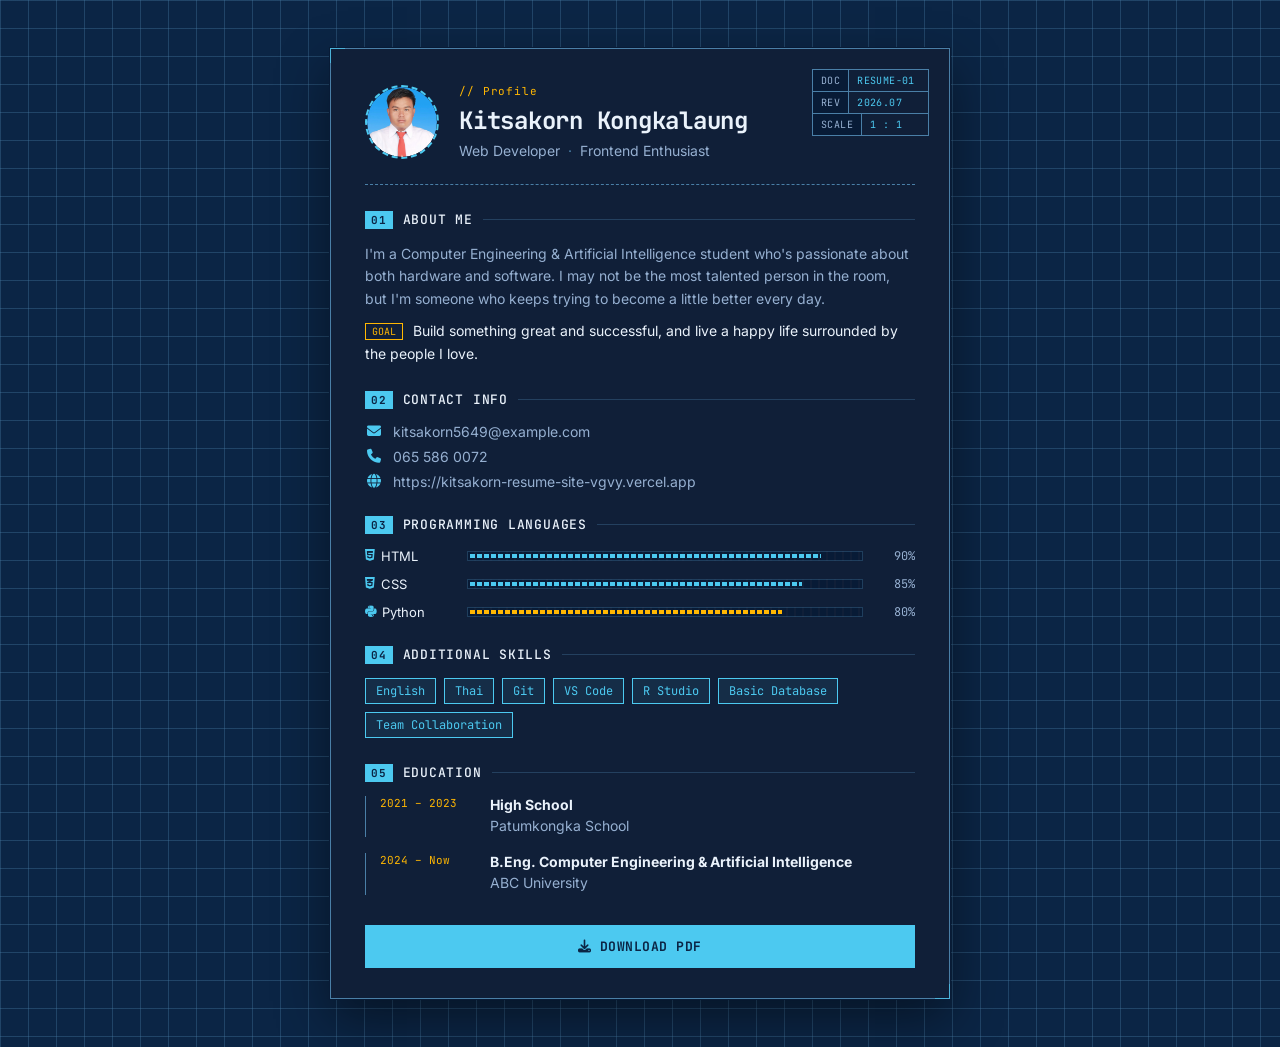
<file: index.html>
<!DOCTYPE html>
<html lang="en">
  <head>
    <meta charset="UTF-8" />
    <meta name="viewport" content="width=device-width, initial-scale=1.0" />
    <title>Kitsakorn Kongkalaung — Resume</title>
    <meta
      name="description"
      content="Resume of Kitsakorn Kongkalaung — Computer Engineering & AI student, web developer and frontend enthusiast."
    />

    <!-- Open Graph / social preview -->
    <meta property="og:type" content="profile" />
    <meta property="og:title" content="Kitsakorn Kongkalaung — Resume" />
    <meta
      property="og:description"
      content="Computer Engineering & AI student, web developer and frontend enthusiast."
    />
    <meta name="twitter:card" content="summary" />

    <link rel="icon" type="image/svg+xml" href="favicon.svg" />
    <link rel="stylesheet" href="style.css" />
    <link rel="preconnect" href="https://fonts.googleapis.com" />
    <link rel="preconnect" href="https://fonts.gstatic.com" crossorigin />
    <link
      href="https://fonts.googleapis.com/css2?family=JetBrains+Mono:wght@400;500;700&family=Inter:wght@300;400;500;600;700&display=swap"
      rel="stylesheet"
    />
    <link
      rel="stylesheet"
      href="https://cdnjs.cloudflare.com/ajax/libs/font-awesome/6.7.2/css/all.min.css"
      integrity="sha512-Evv84Mr4kqVGRNSgIGL/F/aIDqQb7xQ2vcrdIwxfjThSH8CSR7PBEakCr51Ck+w+/U6swU2Im1vVX0SVk9ABhg=="
      crossorigin="anonymous"
      referrerpolicy="no-referrer"
    />
  </head>
  <body>
    <div class="sheet">
      <!-- Title block: signature element, styled after an engineering drawing stamp -->
      <div class="title-block">
        <div class="tb-row">
          <span class="tb-label">DOC</span>
          <span class="tb-value">RESUME‑01</span>
        </div>
        <div class="tb-row">
          <span class="tb-label">REV</span>
          <span class="tb-value">2026.07</span>
        </div>
        <div class="tb-row">
          <span class="tb-label">SCALE</span>
          <span class="tb-value">1 : 1</span>
        </div>
      </div>

      <header class="sheet-header">
        <div class="avatar">
          <img src="profile.jpg" alt="Kitsakorn Kongkalaung" />
        </div>
        <div class="heading">
          <p class="eyebrow">// Profile</p>
          <h1>Kitsakorn Kongkalaung</h1>
          <p class="role">Web Developer <span class="dot">·</span> Frontend Enthusiast</p>
        </div>
      </header>

      <section class="block about">
        <h2><span class="idx">01</span>About Me</h2>
        <p>
          I'm a Computer Engineering &amp; Artificial Intelligence student who's
          passionate about both hardware and software. I may not be the most
          talented person in the room, but I'm someone who keeps trying to
          become a little better every day.
        </p>
        <p class="goal">
          <span class="tag-label">GOAL</span> Build something great and
          successful, and live a happy life surrounded by the people I love.
        </p>
      </section>

      <section class="block contact">
        <h2><span class="idx">02</span>Contact Info</h2>
        <ul class="contact-list">
          <li><i class="fa-solid fa-envelope"></i><span>kitsakorn5649@example.com</span></li>
          <li><i class="fa-solid fa-phone"></i><span>065&nbsp;586&nbsp;0072</span></li>
          <li><i class="fa-solid fa-globe"></i><span>https://kitsakorn-resume-site-vgvy.vercel.app</span></li>
        </ul>
      </section>

      <section class="block languages">
        <h2><span class="idx">03</span>Programming Languages</h2>

        <div class="meter">
          <div class="meter-label"><i class="fa-brands fa-html5"></i> HTML</div>
          <div class="meter-track" style="--pct: 90%">
            <div class="meter-fill html"></div>
          </div>
          <span class="meter-pct">90%</span>
        </div>

        <div class="meter">
          <div class="meter-label"><i class="fa-brands fa-css3-alt"></i> CSS</div>
          <div class="meter-track" style="--pct: 85%">
            <div class="meter-fill css"></div>
          </div>
          <span class="meter-pct">85%</span>
        </div>

        <div class="meter">
          <div class="meter-label"><i class="fa-brands fa-python"></i> Python</div>
          <div class="meter-track" style="--pct: 80%">
            <div class="meter-fill python"></div>
          </div>
          <span class="meter-pct">80%</span>
        </div>
      </section>

      <section class="block skills">
        <h2><span class="idx">04</span>Additional Skills</h2>
        <div class="skills-tags">
          <span>English</span>
          <span>Thai</span>
          <span>Git</span>
          <span>VS Code</span>
          <span>R Studio</span>
          <span>Basic Database</span>
          <span>Team Collaboration</span>
        </div>
      </section>

      <section class="block education">
        <h2><span class="idx">05</span>Education</h2>
        <div class="timeline">
          <div class="timeline-item">
            <span class="timeline-date">2021 – 2023</span>
            <div>
              <strong>High School</strong>
              <p>Patumkongka School</p>
            </div>
          </div>
          <div class="timeline-item">
            <span class="timeline-date">2024 – Now</span>
            <div>
              <strong>B.Eng. Computer Engineering &amp; Artificial Intelligence</strong>
              <p>ABC University</p>
            </div>
          </div>
        </div>
      </section>

      <button onclick="window.print()">
        <i class="fa-solid fa-download"></i> Download PDF
      </button>
    </div>
  </body>
</html>
</file>
<file: style.css>
/* ============================================
   Token system — "Engineering Blueprint"
   ============================================ */
:root {
  --ink: #0b2545;         /* page background */
  --ink-deep: #081b36;    /* darker grid lines / shadows */
  --line: #4a7fa7;        /* blueprint grid + rule lines */
  --line-soft: rgba(74, 127, 167, 0.35);
  --paper: #101f38;       /* sheet panel background */
  --cyan: #4cc9f0;        /* primary accent */
  --amber: #ffb703;       /* secondary accent / LED */
  --text: #eaf2fb;        /* primary text */
  --text-dim: #96b0d1;    /* secondary text */

  --font-mono: "JetBrains Mono", "SFMono-Regular", monospace;
  --font-body: "Inter", sans-serif;
}

* {
  box-sizing: border-box;
}

body {
  font-family: var(--font-body);
  background-color: var(--ink);
  background-image:
    linear-gradient(var(--line-soft) 1px, transparent 1px),
    linear-gradient(90deg, var(--line-soft) 1px, transparent 1px);
  background-size: 28px 28px;
  color: var(--text);
  display: flex;
  justify-content: center;
  align-items: flex-start;
  min-height: 100vh;
  margin: 0;
  padding: 48px 20px;
}

/* ============================================
   Sheet — the resume "drawing"
   ============================================ */
.sheet {
  position: relative;
  background: var(--paper);
  width: 100%;
  max-width: 620px;
  padding: 34px 34px 30px;
  border: 1px solid var(--line);
  box-shadow: 0 0 0 1px var(--ink-deep), 0 20px 50px rgba(0, 0, 0, 0.45);
}

/* Corner tick marks, like a drafting sheet */
.sheet::before,
.sheet::after {
  content: "";
  position: absolute;
  width: 14px;
  height: 14px;
  border: 1px solid var(--cyan);
  opacity: 0.7;
}
.sheet::before {
  top: -1px;
  left: -1px;
  border-right: none;
  border-bottom: none;
}
.sheet::after {
  bottom: -1px;
  right: -1px;
  border-left: none;
  border-top: none;
}

/* ============================================
   Title block — signature element
   ============================================ */
.title-block {
  position: absolute;
  top: 20px;
  right: 20px;
  display: flex;
  flex-direction: column;
  border: 1px solid var(--line);
  font-family: var(--font-mono);
  font-size: 10px;
  letter-spacing: 0.04em;
  text-transform: uppercase;
}

.tb-row {
  display: flex;
}

.tb-row + .tb-row {
  border-top: 1px solid var(--line);
}

.tb-label {
  padding: 4px 8px;
  color: var(--text-dim);
  border-right: 1px solid var(--line);
  background: var(--ink-deep);
}

.tb-value {
  padding: 4px 8px;
  color: var(--cyan);
  min-width: 66px;
}

/* ============================================
   Header
   ============================================ */
.sheet-header {
  display: flex;
  align-items: center;
  gap: 20px;
  padding-bottom: 22px;
  margin-bottom: 26px;
  border-bottom: 1px dashed var(--line);
}

.avatar {
  flex: none;
  width: 74px;
  height: 74px;
  border-radius: 50%;
  border: 2px dashed var(--cyan);
  display: flex;
  align-items: center;
  justify-content: center;
  overflow: hidden;
  font-family: var(--font-mono);
  font-weight: 700;
  font-size: 20px;
  color: var(--cyan);
}

.avatar img {
  width: 100%;
  height: 100%;
  object-fit: cover;
  border-radius: 50%;
}

.eyebrow {
  margin: 0 0 4px;
  font-family: var(--font-mono);
  font-size: 11px;
  letter-spacing: 0.08em;
  color: var(--amber);
}

h1 {
  margin: 0 0 4px;
  font-family: var(--font-mono);
  font-size: 24px;
  font-weight: 700;
  color: var(--text);
  letter-spacing: -0.01em;
}

.role {
  margin: 0;
  font-size: 14px;
  color: var(--text-dim);
}

.role .dot {
  color: var(--line);
  margin: 0 4px;
}

/* ============================================
   Section headers — drawing labels
   ============================================ */
.block {
  margin-bottom: 26px;
}

.block:last-of-type {
  margin-bottom: 0;
}

h2 {
  display: flex;
  align-items: center;
  gap: 10px;
  margin: 0 0 14px;
  font-family: var(--font-mono);
  font-size: 13px;
  font-weight: 500;
  letter-spacing: 0.06em;
  text-transform: uppercase;
  color: var(--text);
}

h2::after {
  content: "";
  flex: 1;
  height: 1px;
  background: var(--line-soft);
}

.idx {
  color: var(--ink);
  background: var(--cyan);
  font-weight: 700;
  font-size: 11px;
  padding: 2px 6px;
}

p {
  margin: 0 0 10px;
  font-size: 14px;
  line-height: 1.6;
  color: var(--text-dim);
}

.about p:last-child {
  margin-bottom: 0;
}

.goal {
  color: var(--text);
}

.tag-label {
  font-family: var(--font-mono);
  font-size: 10px;
  color: var(--amber);
  border: 1px solid var(--amber);
  padding: 1px 6px;
  margin-right: 6px;
  vertical-align: middle;
}

/* ============================================
   Contact
   ============================================ */
.contact-list {
  list-style: none;
  margin: 0;
  padding: 0;
  display: flex;
  flex-direction: column;
  gap: 8px;
}

.contact-list li {
  display: flex;
  align-items: center;
  gap: 10px;
  font-size: 14px;
  color: var(--text-dim);
}

.contact-list i {
  width: 18px;
  color: var(--cyan);
  text-align: center;
}

/* ============================================
   Language meters — segmented "voltmeter" bars
   ============================================ */
.meter {
  display: grid;
  grid-template-columns: 90px 1fr 40px;
  align-items: center;
  gap: 12px;
  margin-bottom: 12px;
}

.meter:last-child {
  margin-bottom: 0;
}

.meter-label {
  font-size: 13px;
  color: var(--text);
  display: flex;
  align-items: center;
  gap: 6px;
  white-space: nowrap;
}

.meter-label i {
  color: var(--cyan);
}

.meter-track {
  height: 10px;
  background:
    repeating-linear-gradient(
      90deg,
      var(--ink-deep) 0,
      var(--ink-deep) 6px,
      var(--paper) 6px,
      var(--paper) 8px
    );
  border: 1px solid var(--line-soft);
  padding: 2px;
}

.meter-fill {
  height: 100%;
  width: var(--pct);
  background: repeating-linear-gradient(
    90deg,
    var(--cyan) 0,
    var(--cyan) 5px,
    transparent 5px,
    transparent 7px
  );
}

.meter-fill.python {
  background: repeating-linear-gradient(
    90deg,
    var(--amber) 0,
    var(--amber) 5px,
    transparent 5px,
    transparent 7px
  );
}

.meter-pct {
  font-family: var(--font-mono);
  font-size: 12px;
  color: var(--text-dim);
  text-align: right;
}

/* ============================================
   Skill tags — PCB-style chips
   ============================================ */
.skills-tags {
  display: flex;
  flex-wrap: wrap;
  gap: 8px;
}

.skills-tags span {
  font-family: var(--font-mono);
  font-size: 12px;
  color: var(--cyan);
  border: 1px solid var(--cyan);
  padding: 4px 10px;
  background: rgba(76, 201, 240, 0.08);
}

/* ============================================
   Education timeline
   ============================================ */
.timeline {
  display: flex;
  flex-direction: column;
  gap: 16px;
}

.timeline-item {
  display: grid;
  grid-template-columns: 96px 1fr;
  gap: 14px;
  padding-left: 14px;
  border-left: 1px solid var(--line);
}

.timeline-date {
  font-family: var(--font-mono);
  font-size: 11px;
  color: var(--amber);
}

.timeline-item strong {
  display: block;
  font-size: 14px;
  color: var(--text);
  margin-bottom: 2px;
}

.timeline-item p {
  margin: 0;
}

/* ============================================
   Button
   ============================================ */
button {
  display: flex;
  align-items: center;
  justify-content: center;
  gap: 8px;
  width: 100%;
  padding: 13px;
  margin-top: 30px;
  background: var(--cyan);
  color: var(--ink);
  border: none;
  font-family: var(--font-mono);
  font-size: 13px;
  font-weight: 700;
  letter-spacing: 0.04em;
  text-transform: uppercase;
  cursor: pointer;
  transition: background 0.2s ease, transform 0.1s ease;
}

button:hover {
  background: var(--amber);
}

button:active {
  transform: translateY(1px);
}

button:focus-visible {
  outline: 2px solid var(--text);
  outline-offset: 2px;
}

/* ============================================
   Responsive
   ============================================ */
@media (max-width: 480px) {
  .sheet {
    padding: 26px 20px 22px;
  }

  .title-block {
    position: static;
    margin-bottom: 18px;
    align-self: flex-start;
  }

  .sheet-header {
    flex-wrap: wrap;
  }

  .meter {
    grid-template-columns: 76px 1fr 34px;
    gap: 8px;
  }
}

/* ============================================
   Reduced motion
   ============================================ */
@media (prefers-reduced-motion: reduce) {
  button {
    transition: none;
  }
}

/* ============================================
   Print layout
   ============================================ */
@media print {
  body {
    background: white;
    padding: 0;
  }

  .sheet {
    box-shadow: none;
    border-color: #999;
  }

  button {
    display: none;
  }
}
</file>
